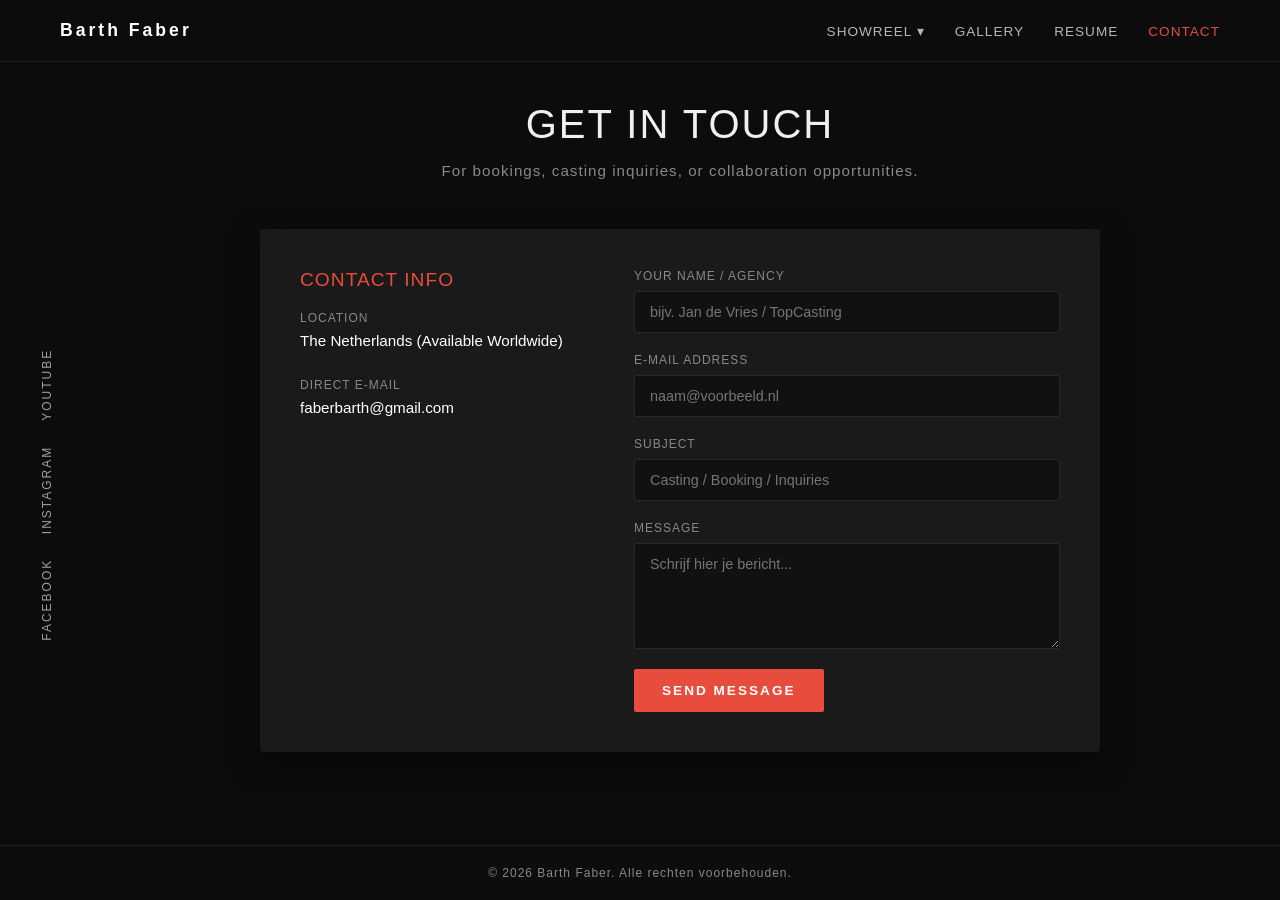
<file: contact.html>
<!DOCTYPE html>
<html lang="nl">
<head>
    <meta charset="UTF-8">
    <meta name="viewport" content="width=device-width, initial-scale=1.0">
    <title>Contact - Barth Faber</title>
    <link rel="stylesheet" href="style.css">
    <style>
        .page-section {
            flex: 1;
            padding: 40px 40px 80px 120px;
            width: 100%;
            max-width: 1000px;
            margin: 0 auto;
        }

        .page-title {
            font-size: 2.5rem;
            font-weight: 400;
            letter-spacing: 2px;
            text-transform: uppercase;
            margin-bottom: 15px;
            text-align: center;
        }

        .page-subtitle {
            text-align: center;
            color: #888888;
            font-size: 0.95rem;
            letter-spacing: 1px;
            margin-bottom: 50px;
        }

        .contact-container {
            display: grid;
            grid-template-columns: 1fr 1.5fr;
            gap: 50px;
            background-color: #1a1a1a;
            padding: 40px;
            border-radius: 4px;
            box-shadow: 0 10px 30px rgba(0, 0, 0, 0.5);
            position: relative;
            overflow: hidden;
        }

        .contact-info h3 {
            font-size: 1.2rem;
            font-weight: 400;
            letter-spacing: 1px;
            color: #e74c3c;
            margin-bottom: 20px;
            text-transform: uppercase;
        }

        .info-block {
            margin-bottom: 25px;
        }

        .info-block .label {
            font-size: 0.75rem;
            text-transform: uppercase;
            letter-spacing: 1px;
            color: #888888;
            display: block;
            margin-bottom: 5px;
        }

        .info-block .value {
            font-size: 0.95rem;
            color: #ffffff;
            line-height: 1.5;
        }

        .info-block .value a {
            color: #ffffff;
            text-decoration: none;
            transition: color 0.3s;
        }

        .info-block .value a:hover {
            color: #e74c3c;
        }

        .contact-form {
            display: flex;
            flex-direction: column;
            gap: 20px;
        }

        .form-group {
            display: flex;
            flex-direction: column;
            gap: 8px;
        }

        .form-group label {
            font-size: 0.75rem;
            text-transform: uppercase;
            letter-spacing: 1px;
            color: #888888;
        }

        .form-group input,
        .form-group textarea {
            width: 100%;
            background-color: #111111;
            border: 1px solid rgba(255, 255, 255, 0.1);
            padding: 12px 15px;
            color: #ffffff;
            font-family: inherit;
            font-size: 0.9rem;
            border-radius: 2px;
            transition: border-color 0.3s, outline 0.3s;
        }

        .form-group input:focus,
        .form-group textarea:focus {
            outline: none;
            border-color: #e74c3c;
        }

        .submit-btn {
            background-color: #e74c3c;
            color: #ffffff;
            border: none;
            padding: 14px 28px;
            font-size: 0.85rem;
            letter-spacing: 2px;
            text-transform: uppercase;
            font-weight: bold;
            cursor: pointer;
            border-radius: 2px;
            transition: background-color 0.3s;
            align-self: flex-start;
        }

        .submit-btn:hover {
            background-color: #ff5252;
        }

        #success-message {
            display: none;
            flex-direction: column;
            align-items: center;
            justify-content: center;
            text-align: center;
            padding: 40px 20px;
            background-color: #1a1a1a;
            position: absolute;
            top: 0;
            left: 0;
            width: 100%;
            height: 100%;
            z-index: 10;
        }

        #success-message h3 {
            font-size: 1.8rem;
            color: #2ecc71;
            margin-bottom: 15px;
            font-weight: 400;
            letter-spacing: 1px;
        }

        #success-message p {
            color: #cccccc;
            font-size: 1rem;
            line-height: 1.6;
            max-width: 400px;
            margin-bottom: 25px;
        }

        .reset-btn {
            background-color: transparent;
            color: #ffffff;
            border: 1px solid rgba(255, 255, 255, 0.3);
            padding: 10px 20px;
            font-size: 0.8rem;
            letter-spacing: 1px;
            text-transform: uppercase;
            cursor: pointer;
            border-radius: 2px;
            transition: border-color 0.3s, background-color 0.3s;
        }

        .reset-btn:hover {
            border-color: #ffffff;
            background-color: rgba(255, 255, 255, 0.05);
        }

        /* Dropdown achtergrondkleur exact gelijk aan het hoofdmenu */
        header nav ul li.has-dropdown .dropdown-menu {
            background-color: #111111;
            border: 1px solid rgba(255, 255, 255, 0.1);
        }

        /* ==========================================
            RESPONSIVE REGELS VOOR MOBIEL & TABLET
           ========================================== */
        @media (max-width: 1000px) {
            header {
                flex-direction: column;
                padding: 12px 15px;
                gap: 8px;
            }

            @media (orientation: portrait) {
                header nav ul {
                    display: flex;
                    flex-wrap: nowrap;
                    justify-content: center;
                    gap: 12px;
                    width: 100%;
                }

                header nav ul li {
                    flex: unset;
                }

                header nav ul li a {
                    font-size: 0.75rem;
                    letter-spacing: 0.2px;
                    white-space: nowrap;
                }
            }

            @media (orientation: landscape) {
                header nav ul {
                    display: flex;
                    flex-wrap: nowrap;
                    justify-content: center;
                    gap: 20px;
                }
            }

            .social-sidebar {
                display: none;
            }

            header nav ul li.has-dropdown {
                position: relative;
            }

            header nav ul li.has-dropdown .dropdown-menu {
                display: none;
                position: absolute;
                top: 100%;
                left: 50%;
                transform: translateX(-50%);
                min-width: 140px;
                box-shadow: 0 10px 25px rgba(0,0,0,0.9);
                z-index: 100;
            }

            header nav ul li.has-dropdown.open .dropdown-menu {
                display: block;
            }
        }

        @media (max-width: 900px) {
            .page-section {
                padding: 20px 20px 60px 20px;
            }

            .contact-container {
                grid-template-columns: 1fr;
                gap: 40px;
                padding: 25px;
            }

            .submit-btn {
                width: 100%;
            }
        }
    </style>
</head>
<body>

    <header>
        <div class="logo"><a href="index.html">Barth Faber</a></div>
        <nav>
            <ul>
                <li class="has-dropdown" id="dropdownToggle">
                    <a href="javascript:void(0)" onclick="toggleDropdown(event)">Showreel &#9662;</a>
                    <ul class="dropdown-menu">
                        <li><a href="showreel.html">Acting Reels</a></li>
                        <li><a href="showreel-voice.html">Voice Reels</a></li>
                    </ul>
                </li>
                <li><a href="gallery.html">Gallery</a></li>
                <li><a href="resume.html">Resume</a></li>
                <li><a href="contact.html" class="active">Contact</a></li>
            </ul>
        </nav>
    </header>

    <div class="social-sidebar">
        <a href="https://www.youtube.com/@barthfaber3272" target="_blank" rel="noopener noreferrer">Youtube</a>
        <a href="https://www.instagram.com/barthfaber/" target="_blank" rel="noopener noreferrer">Instagram</a>
        <a href="https://www.facebook.com/profile.php?id=100090867703374" target="_blank" rel="noopener noreferrer">Facebook</a>
    </div>

    <section class="page-section">
        <h1 class="page-title">Get In Touch</h1>
        <p class="page-subtitle">For bookings, casting inquiries, or collaboration opportunities.</p>

        <div class="contact-container">
            
            <div class="contact-info">
                <h3>Contact Info</h3>

                <div class="info-block">
                    <span class="label">Location</span>
                    <span class="value">The Netherlands (Available Worldwide)</span>
                </div>

                <div class="info-block">
                    <span class="label">Direct E-mail</span>
                    <span class="value"><a href="mailto:faberbarth@gmail.com">faberbarth@gmail.com</a></span>
                </div>
            </div>

            <form id="form" class="contact-form">
                
                <input type="hidden" name="access_key" value="82d34f5b-3cc5-44cc-b659-5b7542027b30">

                <div class="form-group">
                    <label for="name">Your Name / Agency</label>
                    <input type="text" id="name" name="name" required placeholder="bijv. Jan de Vries / TopCasting">
                </div>

                <div class="form-group">
                    <label for="email">E-mail Address</label>
                    <input type="email" id="email" name="email" required placeholder="naam@voorbeeld.nl">
                </div>

                <div class="form-group">
                    <label for="subject">Subject</label>
                    <input type="text" id="subject" name="subject" placeholder="Casting / Booking / Inquiries">
                </div>

                <div class="form-group">
                    <label for="message">Message</label>
                    <textarea id="message" name="message" rows="5" required placeholder="Schrijf hier je bericht..."></textarea>
                </div>

                <button type="submit" id="submit-btn" class="submit-btn">Send Message</button>
            </form>

            <div id="success-message">
                <h3>Message Sent</h3>
                <p>
                    Bedankt voor je bericht. Ik neem snel contact met je op.<br><br>
                    <span style="color: #999999; font-size: 0.9rem;">Thank you for your message. I will get back to you shortly.</span>
                </p>
                <button type="button" class="reset-btn" onclick="resetForm()">Return</button>
            </div>

        </div>
    </section>

    <footer>
        <p>&copy; 2026 Barth Faber. Alle rechten voorbehouden.</p>
    </footer>

    <script>
        const form = document.getElementById('form');
        const successMessage = document.getElementById('success-message');
        const submitBtn = document.getElementById('submit-btn');

        form.addEventListener('submit', function(e) {
            e.preventDefault();
            submitBtn.textContent = 'Verzenden...';

            const formData = new FormData(form);
            const object = Object.fromEntries(formData);
            const json = JSON.stringify(object);

            fetch('https://api.web3forms.com/submit', {
                    method: 'POST',
                    headers: {
                        'Content-Type': 'application/json',
                        'Accept': 'application/json'
                    },
                    body: json
                })
                .then(async (response) => {
                    let jsonResponse = await response.json();
                    if (response.status == 200) {
                        successMessage.style.display = 'flex';
                    } else {
                        alert(jsonResponse.message);
                        submitBtn.textContent = 'Send Message';
                    }
                })
                .catch(error => {
                    console.log(error);
                    alert("Oeps, er ging iets mis bij het verzenden.");
                    submitBtn.textContent = 'Send Message';
                });
        });

        function resetForm() {
            form.reset();
            successMessage.style.display = 'none';
            submitBtn.textContent = 'Send Message';
        }

        function toggleDropdown(event) {
            event.stopPropagation();
            var dropdown = document.getElementById('dropdownToggle');
            dropdown.classList.toggle('open');
        }

        document.addEventListener('click', function() {
            var dropdown = document.getElementById('dropdownToggle');
            if (dropdown) {
                dropdown.classList.remove('open');
            }
        });
    </script>

</body>
</html>
</file>
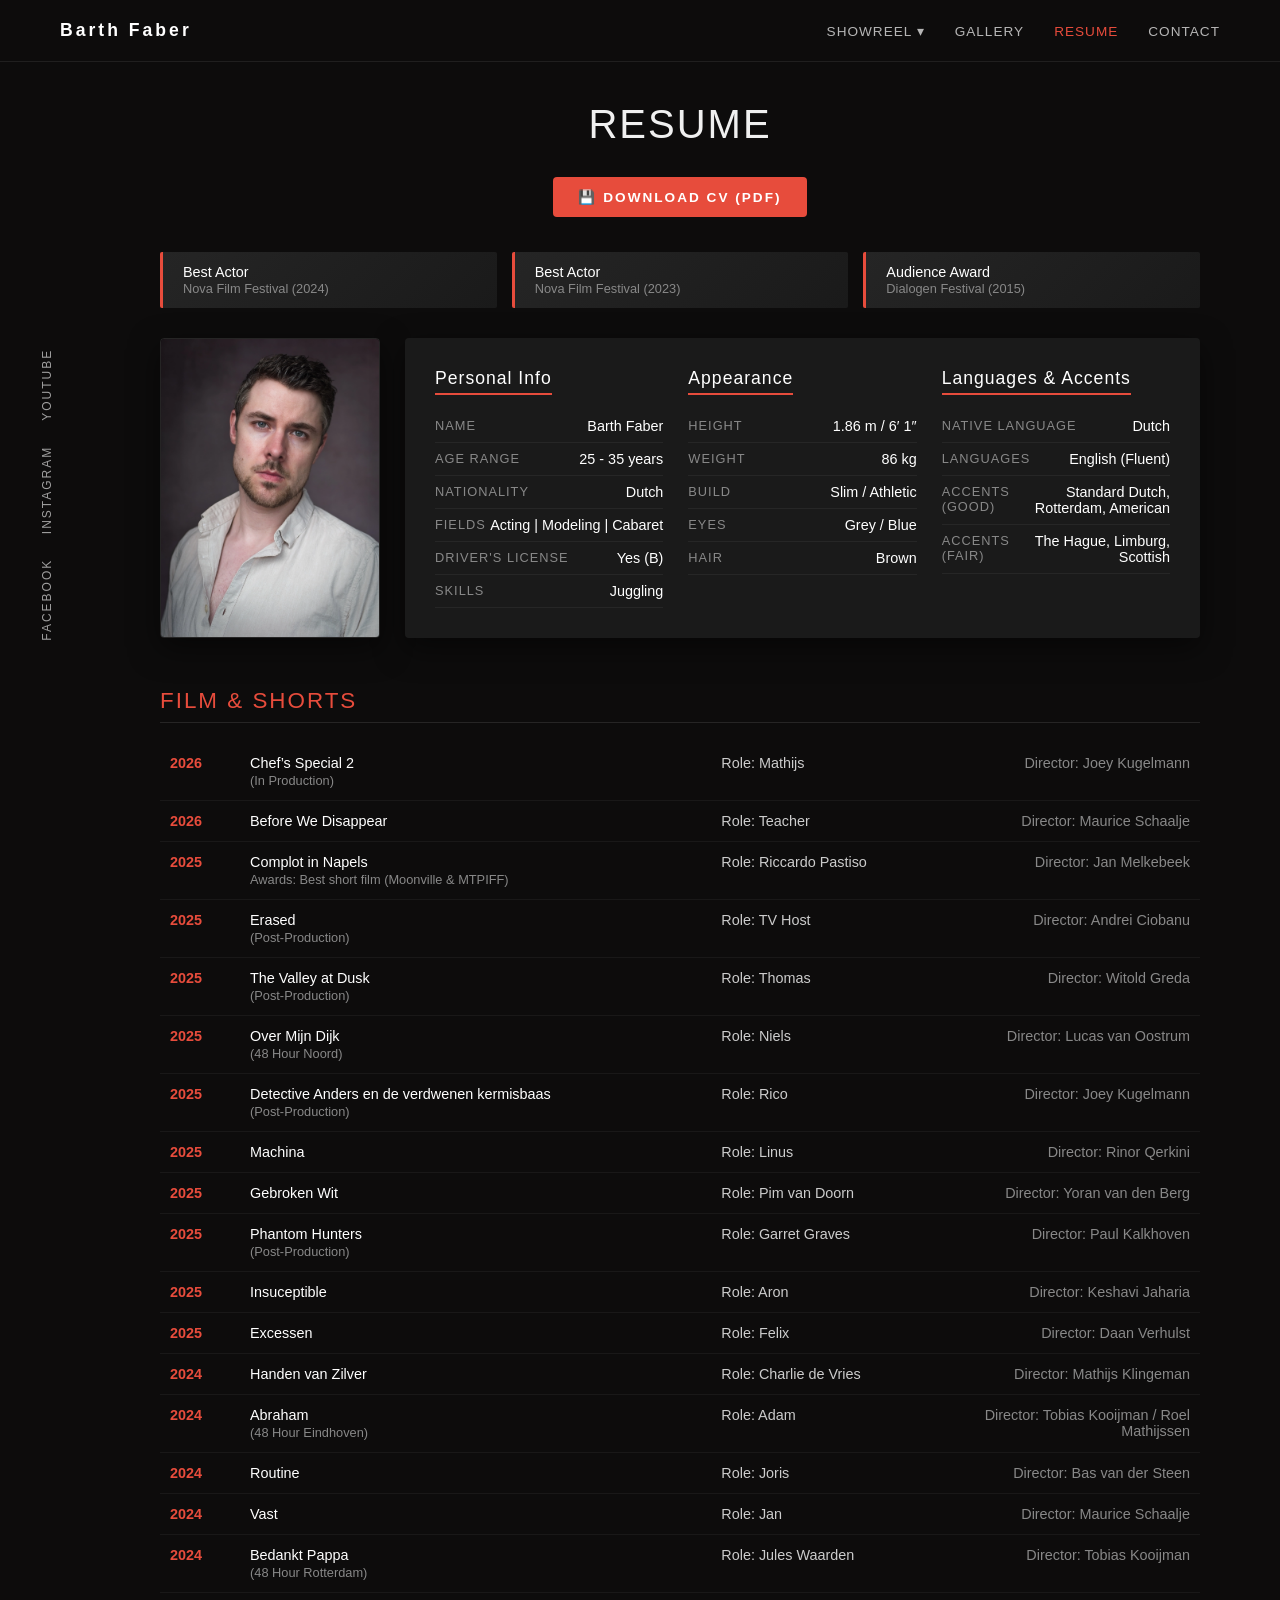
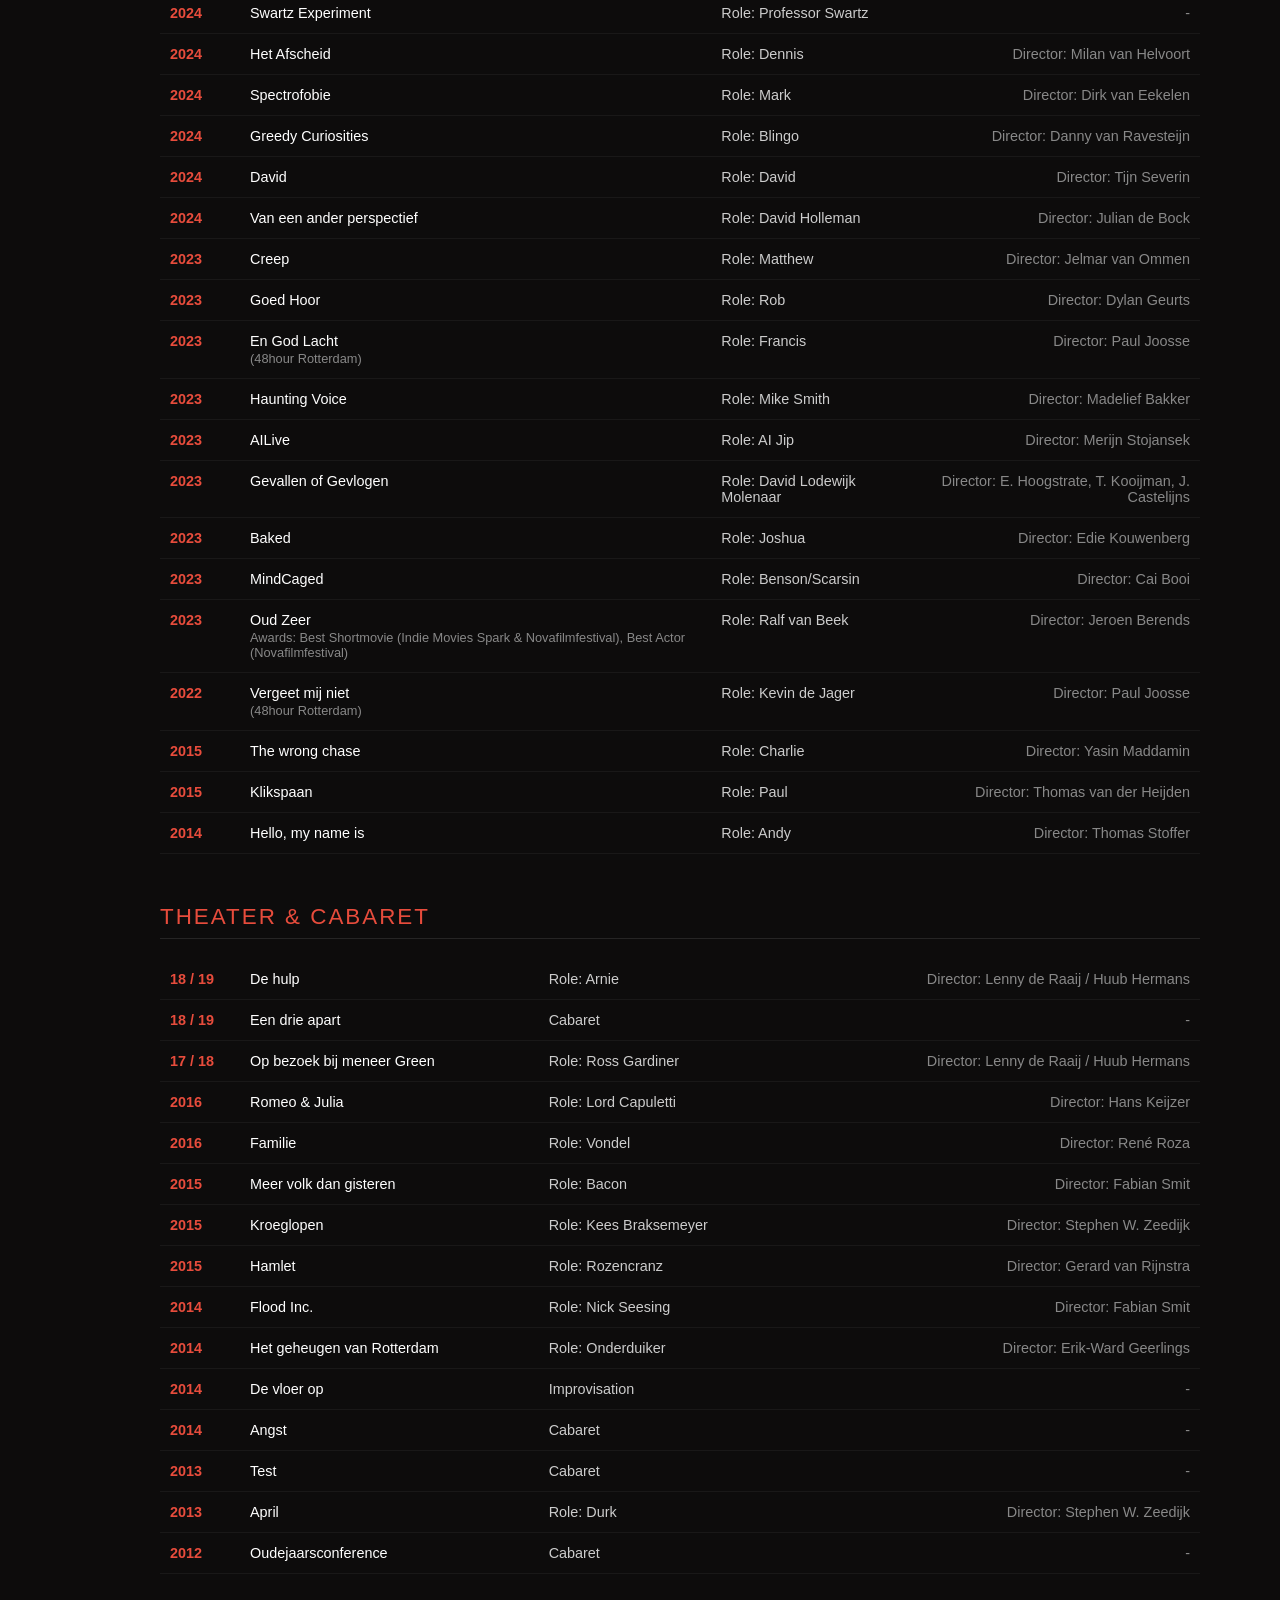
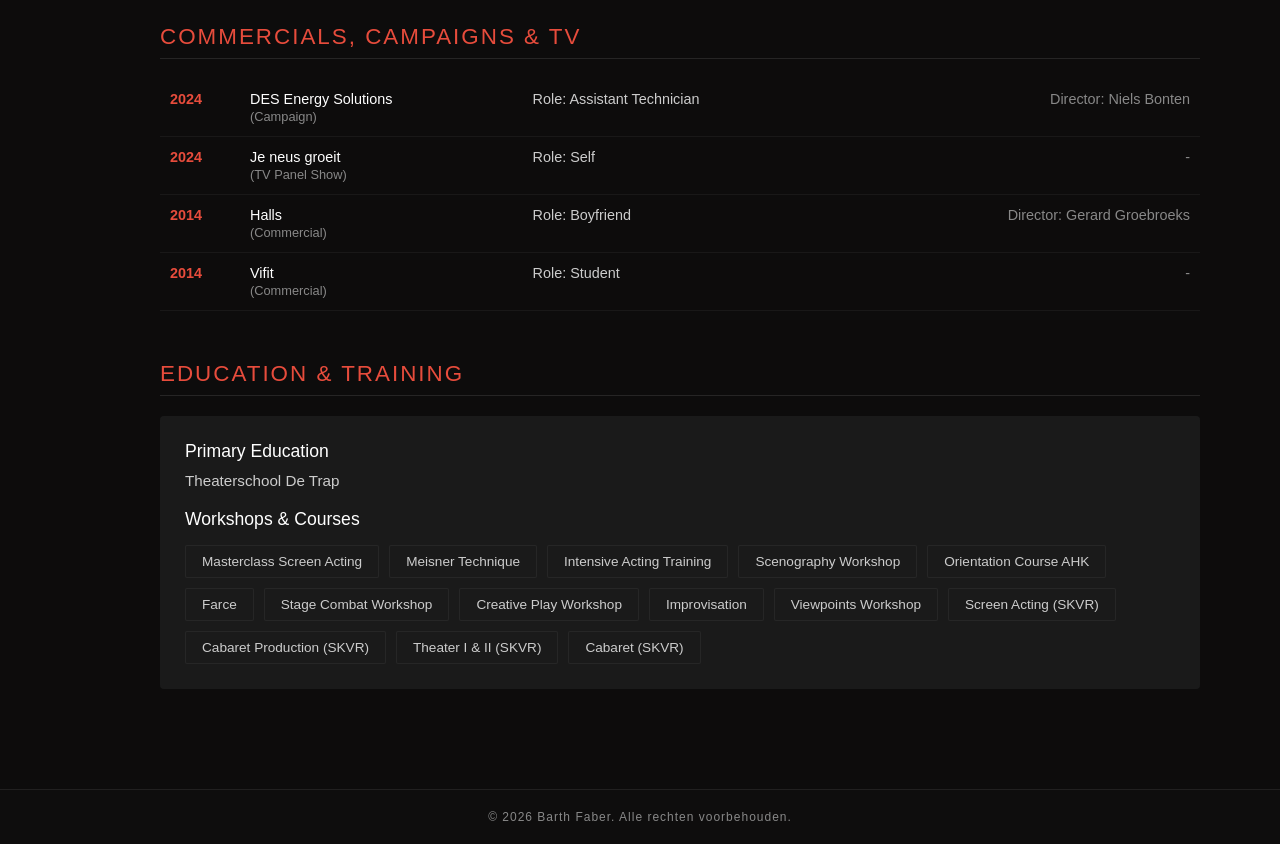
<file: resume.html>
<!DOCTYPE html>
<html lang="nl">
<head>
    <meta charset="UTF-8">
    <meta name="viewport" content="width=device-width, initial-scale=1.0">
    <title>Resume - Barth Faber</title>
    <link rel="stylesheet" href="style.css">
    <style>
        .page-section {
            flex: 1;
            padding: 40px 40px 80px 120px;
            width: 100%;
            max-width: 1200px;
            margin: 0 auto;
        }

        .page-title {
            font-size: 2.5rem;
            font-weight: 400;
            letter-spacing: 2px;
            text-transform: uppercase;
            margin-bottom: 30px;
            text-align: center;
        }

        /* Download Knop */
        .download-btn {
            display: inline-block;
            background-color: #e74c3c;
            color: #ffffff;
            padding: 12px 25px;
            text-decoration: none;
            font-size: 0.85rem;
            letter-spacing: 2px;
            text-transform: uppercase;
            font-weight: bold;
            border-radius: 4px;
            transition: background 0.3s;
        }

        .download-btn:hover {
            background-color: #ff5252;
        }

        /* Awards Container */
        .awards-container {
            display: flex;
            flex-wrap: wrap;
            gap: 15px;
            margin-bottom: 30px;
        }

        .award-badge {
            background: linear-gradient(135deg, #252525 0%, #1a1a1a 100%);
            border-left: 3px solid #e74c3c;
            padding: 12px 20px;
            border-radius: 2px;
            font-size: 0.9rem;
            flex: 1;
            min-width: 250px;
        }

        .award-badge strong {
            color: #ffffff;
            display: block;
            font-weight: 400;
        }

        .award-badge span {
            color: #888888;
            font-size: 0.8rem;
        }

        /* Gecombineerde header layout voor Foto + Specs */
        .resume-header-grid {
            display: flex;
            gap: 25px;
            margin-bottom: 40px;
            align-items: stretch;
        }

        .photo-column {
            flex: 0 0 220px;
        }

        .resume-headshot {
            width: 100%;
            height: 100%;
            min-height: 280px;
            object-fit: cover;
            border-radius: 4px;
            border: 1px solid rgba(255, 255, 255, 0.1);
            box-shadow: 0 10px 30px rgba(0, 0, 0, 0.5);
        }

        /* Specs Grid geïntegreerd */
        .resume-header-grid .specs-grid {
            flex: 1;
            display: grid;
            grid-template-columns: repeat(auto-fit, minmax(220px, 1fr));
            gap: 25px;
            background-color: #1a1a1a;
            padding: 30px;
            border-radius: 4px;
            box-shadow: 0 10px 30px rgba(0, 0, 0, 0.5);
        }

        .specs-column h3 {
            font-size: 1.1rem;
            font-weight: 400;
            letter-spacing: 1px;
            margin-bottom: 15px;
            color: #ffffff;
            border-bottom: 2px solid #e74c3c;
            display: inline-block;
            padding-bottom: 4px;
        }

        .spec-item {
            display: flex;
            justify-content: space-between;
            padding: 8px 0;
            border-bottom: 1px solid rgba(255, 255, 255, 0.05);
            font-size: 0.9rem;
        }

        .spec-item .label {
            color: #888888;
            text-transform: uppercase;
            letter-spacing: 1px;
            font-size: 0.8rem;
        }

        .spec-item .value {
            color: #ffffff;
            text-align: right;
            font-weight: 300;
        }

        /* Sectie koppen */
        .resume-section-title {
            font-size: 1.4rem;
            font-weight: 400;
            letter-spacing: 2px;
            text-transform: uppercase;
            color: #e74c3c;
            margin: 50px 0 20px 0;
            border-bottom: 1px solid rgba(255, 255, 255, 0.1);
            padding-bottom: 8px;
        }

        /* Tabellen voor ervaring */
        .experience-table {
            width: 100%;
            border-collapse: collapse;
            margin-bottom: 20px;
        }

        .experience-table tr {
            border-bottom: 1px solid rgba(255, 255, 255, 0.05);
            transition: background-color 0.2s;
        }

        .experience-table tr:hover {
            background-color: rgba(255, 255, 255, 0.02);
        }

        .experience-table td {
            padding: 12px 10px;
            font-size: 0.9rem;
            vertical-align: top;
        }

        .col-year {
            width: 80px;
            color: #e74c3c;
            font-weight: bold;
        }

        .col-title {
            color: #ffffff;
            font-weight: 400;
        }

        .col-title .sub-info {
            display: block;
            font-size: 0.8rem;
            color: #888888;
            margin-top: 2px;
        }

        .col-role {
            color: #cccccc;
        }

        .col-director {
            color: #888888;
            text-align: right;
        }

        .courses-grid {
            display: flex;
            flex-wrap: wrap;
            gap: 10px;
        }

        .course-tag {
            background-color: #1a1a1a;
            color: #cccccc;
            padding: 8px 16px;
            font-size: 0.85rem;
            border-radius: 2px;
            border: 1px solid rgba(255, 255, 255, 0.05);
        }

        /* Dropdown achtergrondkleur exact gelijk aan het hoofdmenu */
        header nav ul li.has-dropdown .dropdown-menu {
            background-color: #111111;
            border: 1px solid rgba(255, 255, 255, 0.1);
        }

        /* Responsive Mobiel */
        @media (max-width: 1000px) {
            header {
                flex-direction: column;
                padding: 12px 15px;
                gap: 8px;
            }

            @media (orientation: portrait) {
                header nav ul {
                    display: flex;
                    flex-wrap: nowrap;
                    justify-content: center;
                    gap: 12px;
                    width: 100%;
                }

                header nav ul li {
                    flex: unset;
                }

                header nav ul li a {
                    font-size: 0.75rem;
                    letter-spacing: 0.2px;
                    white-space: nowrap;
                }
            }

            @media (orientation: landscape) {
                header nav ul {
                    display: flex;
                    flex-wrap: nowrap;
                    justify-content: center;
                    gap: 20px;
                }
            }

            .social-sidebar {
                display: none;
            }

            header nav ul li.has-dropdown {
                position: relative;
            }

            header nav ul li.has-dropdown .dropdown-menu {
                display: none;
                position: absolute;
                top: 100%;
                left: 50%;
                transform: translateX(-50%);
                min-width: 140px;
                box-shadow: 0 10px 25px rgba(0,0,0,0.9);
                z-index: 100;
            }

            header nav ul li.has-dropdown.open .dropdown-menu {
                display: block;
            }
        }

        @media (max-width: 900px) {
            .page-section {
                padding: 20px 20px 60px 20px;
            }

            .resume-header-grid {
                flex-direction: column;
            }

            .photo-column {
                flex: none;
                width: 100%;
                max-width: 240px;
                margin: 0 auto;
            }

            .resume-header-grid .specs-grid {
                padding: 20px;
                grid-template-columns: 1fr;
            }

            .experience-table td {
                display: block;
                width: 100%;
                padding: 4px 0;
            }

            .experience-table tr {
                padding: 12px 0;
                display: block;
                border-bottom: 1px solid rgba(255, 255, 255, 0.1);
            }

            .col-director {
                text-align: left;
            }
        }
    </style>
</head>
<body>

    <!-- Navigatie -->
    <header>
        <div class="logo"><a href="index.html">Barth Faber</a></div>
        <nav>
            <ul>
                <li class="has-dropdown" id="dropdownToggle">
                    <a href="javascript:void(0)" onclick="toggleDropdown(event)">Showreel &#9662;</a>
                    <ul class="dropdown-menu">
                        <li><a href="showreel.html">Acting Reels</a></li>
                        <li><a href="showreel-voice.html">Voice Reels</a></li>
                    </ul>
                </li>
                <li><a href="gallery.html">Gallery</a></li>
                <li><a href="resume.html" class="active">Resume</a></li>
                <li><a href="contact.html">Contact</a></li>
            </ul>
        </nav>
    </header>

    <!-- Social Sidebar -->
    <div class="social-sidebar">
        <a href="https://www.youtube.com/@barthfaber3272" target="_blank" rel="noopener noreferrer">Youtube</a>
        <a href="https://www.instagram.com/barthfaber/" target="_blank" rel="noopener noreferrer">Instagram</a>
        <a href="https://www.facebook.com/profile.php?id=100090867703374" target="_blank" rel="noopener noreferrer">Facebook</a>
    </div>

    <!-- Resume Inhoud -->
    <section class="page-section">
        <h1 class="page-title">Resume</h1>

        <!-- Download knop -->
        <div style="text-align: center; margin-bottom: 35px;">
            <a href="downloads/Barth_Faber_CV.pdf" download class="download-btn">&#128190; Download CV (PDF)</a>
        </div>

        <!-- Prijzen & Awards -->
        <div class="awards-container">
            <div class="award-badge">
                <strong>Best Actor</strong>
                <span>Nova Film Festival (2024)</span>
            </div>
            <div class="award-badge">
                <strong>Best Actor</strong>
                <span>Nova Film Festival (2023)</span>
            </div>
            <div class="award-badge">
                <strong>Audience Award</strong>
                <span>Dialogen Festival (2015)</span>
            </div>
        </div>

        <!-- Layout: Profielfoto links geïntegreerd met de gegevens -->
        <div class="resume-header-grid">
            <div class="photo-column">
                <img src="images/gallery/headshots/foto1.webp" alt="Barth Faber Headshot" class="resume-headshot" oncontextmenu="return false;" draggable="false">
            </div>

            <div class="specs-grid">
                <div class="specs-column">
                    <h3>Personal Info</h3>
                    <div class="spec-item"><span class="label">Name</span><span class="value">Barth Faber</span></div>
                    <div class="spec-item"><span class="label">Age Range</span><span class="value">25 - 35 years</span></div>
                    <div class="spec-item"><span class="label">Nationality</span><span class="value">Dutch</span></div>
                    <div class="spec-item"><span class="label">Fields</span><span class="value">Acting | Modeling | Cabaret</span></div>
                    <div class="spec-item"><span class="label">Driver's License</span><span class="value">Yes (B)</span></div>
                    <div class="spec-item"><span class="label">Skills</span><span class="value">Juggling</span></div>
                </div>

                <div class="specs-column">
                    <h3>Appearance</h3>
                    <div class="spec-item"><span class="label">Height</span><span class="value">1.86 m / 6′ 1″</span></div>
                    <div class="spec-item"><span class="label">Weight</span><span class="value">86 kg</span></div>
                    <div class="spec-item"><span class="label">Build</span><span class="value">Slim / Athletic</span></div>
                    <div class="spec-item"><span class="label">Eyes</span><span class="value">Grey / Blue</span></div>
                    <div class="spec-item"><span class="label">Hair</span><span class="value">Brown</span></div>
                </div>

                <div class="specs-column">
                    <h3>Languages & Accents</h3>
                    <div class="spec-item"><span class="label">Native Language</span><span class="value">Dutch</span></div>
                    <div class="spec-item"><span class="label">Languages</span><span class="value">English (Fluent)</span></div>
                    <div class="spec-item"><span class="label">Accents (Good)</span><span class="value">Standard Dutch, Rotterdam, American</span></div>
                    <div class="spec-item"><span class="label">Accents (Fair)</span><span class="value">The Hague, Limburg, Scottish</span></div>
                </div>
            </div>
        </div>

        <!-- Filmografie -->
        <h2 class="resume-section-title">Film & Shorts</h2>
        <table class="experience-table">
            <tr>
                <td class="col-year">2026</td>
                <td class="col-title">Chef’s Special 2 <span class="sub-info">(In Production)</span></td>
                <td class="col-role">Role: Mathijs</td>
                <td class="col-director">Director: Joey Kugelmann</td>
            </tr>
            <tr>
                <td class="col-year">2026</td>
                <td class="col-title">Before We Disappear</td>
                <td class="col-role">Role: Teacher</td>
                <td class="col-director">Director: Maurice Schaalje</td>
            </tr>
            <tr>
                <td class="col-year">2025</td>
                <td class="col-title">Complot in Napels <span class="sub-info">Awards: Best short film (Moonville & MTPIFF)</span></td>
                <td class="col-role">Role: Riccardo Pastiso</td>
                <td class="col-director">Director: Jan Melkebeek</td>
            </tr>
            <tr>
                <td class="col-year">2025</td>
                <td class="col-title">Erased <span class="sub-info">(Post-Production)</span></td>
                <td class="col-role">Role: TV Host</td>
                <td class="col-director">Director: Andrei Ciobanu</td>
            </tr>
            <tr>
                <td class="col-year">2025</td>
                <td class="col-title">The Valley at Dusk <span class="sub-info">(Post-Production)</span></td>
                <td class="col-role">Role: Thomas</td>
                <td class="col-director">Director: Witold Greda</td>
            </tr>
            <tr>
                <td class="col-year">2025</td>
                <td class="col-title">Over Mijn Dijk <span class="sub-info">(48 Hour Noord)</span></td>
                <td class="col-role">Role: Niels</td>
                <td class="col-director">Director: Lucas van Oostrum</td>
            </tr>
            <tr>
                <td class="col-year">2025</td>
                <td class="col-title">Detective Anders en de verdwenen kermisbaas <span class="sub-info">(Post-Production)</span></td>
                <td class="col-role">Role: Rico</td>
                <td class="col-director">Director: Joey Kugelmann</td>
            </tr>
            <tr>
                <td class="col-year">2025</td>
                <td class="col-title">Machina</td>
                <td class="col-role">Role: Linus</td>
                <td class="col-director">Director: Rinor Qerkini</td>
            </tr>
            <tr>
                <td class="col-year">2025</td>
                <td class="col-title">Gebroken Wit</td>
                <td class="col-role">Role: Pim van Doorn</td>
                <td class="col-director">Director: Yoran van den Berg</td>
            </tr>
            <tr>
                <td class="col-year">2025</td>
                <td class="col-title">Phantom Hunters <span class="sub-info">(Post-Production)</span></td>
                <td class="col-role">Role: Garret Graves</td>
                <td class="col-director">Director: Paul Kalkhoven</td>
            </tr>
            <tr>
                <td class="col-year">2025</td>
                <td class="col-title">Insuceptible</td>
                <td class="col-role">Role: Aron</td>
                <td class="col-director">Director: Keshavi Jaharia</td>
            </tr>
            <tr>
                <td class="col-year">2025</td>
                <td class="col-title">Excessen</td>
                <td class="col-role">Role: Felix</td>
                <td class="col-director">Director: Daan Verhulst</td>
            </tr>
            <tr>
                <td class="col-year">2024</td>
                <td class="col-title">Handen van Zilver</td>
                <td class="col-role">Role: Charlie de Vries</td>
                <td class="col-director">Director: Mathijs Klingeman</td>
            </tr>
            <tr>
                <td class="col-year">2024</td>
                <td class="col-title">Abraham <span class="sub-info">(48 Hour Eindhoven)</span></td>
                <td class="col-role">Role: Adam</td>
                <td class="col-director">Director: Tobias Kooijman / Roel Mathijssen</td>
            </tr>
            <tr>
                <td class="col-year">2024</td>
                <td class="col-title">Routine</td>
                <td class="col-role">Role: Joris</td>
                <td class="col-director">Director: Bas van der Steen</td>
            </tr>
            <tr>
                <td class="col-year">2024</td>
                <td class="col-title">Vast</td>
                <td class="col-role">Role: Jan</td>
                <td class="col-director">Director: Maurice Schaalje</td>
            </tr>
            <tr>
                <td class="col-year">2024</td>
                <td class="col-title">Bedankt Pappa <span class="sub-info">(48 Hour Rotterdam)</span></td>
                <td class="col-role">Role: Jules Waarden</td>
                <td class="col-director">Director: Tobias Kooijman</td>
            </tr>
            <tr>
                <td class="col-year">2024</td>
                <td class="col-title">Swartz Experiment</td>
                <td class="col-role">Role: Professor Swartz</td>
                <td class="col-director">-</td>
            </tr>
            <tr>
                <td class="col-year">2024</td>
                <td class="col-title">Het Afscheid</td>
                <td class="col-role">Role: Dennis</td>
                <td class="col-director">Director: Milan van Helvoort</td>
            </tr>
            <tr>
                <td class="col-year">2024</td>
                <td class="col-title">Spectrofobie</td>
                <td class="col-role">Role: Mark</td>
                <td class="col-director">Director: Dirk van Eekelen</td>
            </tr>
            <tr>
                <td class="col-year">2024</td>
                <td class="col-title">Greedy Curiosities</td>
                <td class="col-role">Role: Blingo</td>
                <td class="col-director">Director: Danny van Ravesteijn</td>
            </tr>
            <tr>
                <td class="col-year">2024</td>
                <td class="col-title">David</td>
                <td class="col-role">Role: David</td>
                <td class="col-director">Director: Tijn Severin</td>
            </tr>
            <tr>
                <td class="col-year">2024</td>
                <td class="col-title">Van een ander perspectief</td>
                <td class="col-role">Role: David Holleman</td>
                <td class="col-director">Director: Julian de Bock</td>
            </tr>
            <tr>
                <td class="col-year">2023</td>
                <td class="col-title">Creep</td>
                <td class="col-role">Role: Matthew</td>
                <td class="col-director">Director: Jelmar van Ommen</td>
            </tr>
            <tr>
                <td class="col-year">2023</td>
                <td class="col-title">Goed Hoor</td>
                <td class="col-role">Role: Rob</td>
                <td class="col-director">Director: Dylan Geurts</td>
            </tr>
            <tr>
                <td class="col-year">2023</td>
                <td class="col-title">En God Lacht <span class="sub-info">(48hour Rotterdam)</span></td>
                <td class="col-role">Role: Francis</td>
                <td class="col-director">Director: Paul Joosse</td>
            </tr>
            <tr>
                <td class="col-year">2023</td>
                <td class="col-title">Haunting Voice</td>
                <td class="col-role">Role: Mike Smith</td>
                <td class="col-director">Director: Madelief Bakker</td>
            </tr>
            <tr>
                <td class="col-year">2023</td>
                <td class="col-title">AILive</td>
                <td class="col-role">Role: AI Jip</td>
                <td class="col-director">Director: Merijn Stojansek</td>
            </tr>
            <tr>
                <td class="col-year">2023</td>
                <td class="col-title">Gevallen of Gevlogen</td>
                <td class="col-role">Role: David Lodewijk Molenaar</td>
                <td class="col-director">Director: E. Hoogstrate, T. Kooijman, J. Castelijns</td>
            </tr>
            <tr>
                <td class="col-year">2023</td>
                <td class="col-title">Baked</td>
                <td class="col-role">Role: Joshua</td>
                <td class="col-director">Director: Edie Kouwenberg</td>
            </tr>
            <tr>
                <td class="col-year">2023</td>
                <td class="col-title">MindCaged</td>
                <td class="col-role">Role: Benson/Scarsin</td>
                <td class="col-director">Director: Cai Booi</td>
            </tr>
            <tr>
                <td class="col-year">2023</td>
                <td class="col-title">Oud Zeer <span class="sub-info">Awards: Best Shortmovie (Indie Movies Spark & Novafilmfestival), Best Actor (Novafilmfestival)</span></td>
                <td class="col-role">Role: Ralf van Beek</td>
                <td class="col-director">Director: Jeroen Berends</td>
            </tr>
            <tr>
                <td class="col-year">2022</td>
                <td class="col-title">Vergeet mij niet <span class="sub-info">(48hour Rotterdam)</span></td>
                <td class="col-role">Role: Kevin de Jager</td>
                <td class="col-director">Director: Paul Joosse</td>
            </tr>
            <tr>
                <td class="col-year">2015</td>
                <td class="col-title">The wrong chase</td>
                <td class="col-role">Role: Charlie</td>
                <td class="col-director">Director: Yasin Maddamin</td>
            </tr>
            <tr>
                <td class="col-year">2015</td>
                <td class="col-title">Klikspaan</td>
                <td class="col-role">Role: Paul</td>
                <td class="col-director">Director: Thomas van der Heijden</td>
            </tr>
            <tr>
                <td class="col-year">2014</td>
                <td class="col-title">Hello, my name is</td>
                <td class="col-role">Role: Andy</td>
                <td class="col-director">Director: Thomas Stoffer</td>
            </tr>
        </table>

        <!-- Theater & Cabaret -->
        <h2 class="resume-section-title">Theater & Cabaret</h2>
        <table class="experience-table">
            <tr>
                <td class="col-year">18 / 19</td>
                <td class="col-title">De hulp</td>
                <td class="col-role">Role: Arnie</td>
                <td class="col-director">Director: Lenny de Raaij / Huub Hermans</td>
            </tr>
            <tr>
                <td class="col-year">18 / 19</td>
                <td class="col-title">Een drie apart</td>
                <td class="col-role">Cabaret</td>
                <td class="col-director">-</td>
            </tr>
            <tr>
                <td class="col-year">17 / 18</td>
                <td class="col-title">Op bezoek bij meneer Green</td>
                <td class="col-role">Role: Ross Gardiner</td>
                <td class="col-director">Director: Lenny de Raaij / Huub Hermans</td>
            </tr>
            <tr>
                <td class="col-year">2016</td>
                <td class="col-title">Romeo & Julia</td>
                <td class="col-role">Role: Lord Capuletti</td>
                <td class="col-director">Director: Hans Keijzer</td>
            </tr>
            <tr>
                <td class="col-year">2016</td>
                <td class="col-title">Familie</td>
                <td class="col-role">Role: Vondel</td>
                <td class="col-director">Director: René Roza</td>
            </tr>
            <tr>
                <td class="col-year">2015</td>
                <td class="col-title">Meer volk dan gisteren</td>
                <td class="col-role">Role: Bacon</td>
                <td class="col-director">Director: Fabian Smit</td>
            </tr>
            <tr>
                <td class="col-year">2015</td>
                <td class="col-title">Kroeglopen</td>
                <td class="col-role">Role: Kees Braksemeyer</td>
                <td class="col-director">Director: Stephen W. Zeedijk</td>
            </tr>
            <tr>
                <td class="col-year">2015</td>
                <td class="col-title">Hamlet</td>
                <td class="col-role">Role: Rozencranz</td>
                <td class="col-director">Director: Gerard van Rijnstra</td>
            </tr>
            <tr>
                <td class="col-year">2014</td>
                <td class="col-title">Flood Inc.</td>
                <td class="col-role">Role: Nick Seesing</td>
                <td class="col-director">Director: Fabian Smit</td>
            </tr>
            <tr>
                <td class="col-year">2014</td>
                <td class="col-title">Het geheugen van Rotterdam</td>
                <td class="col-role">Role: Onderduiker</td>
                <td class="col-director">Director: Erik-Ward Geerlings</td>
            </tr>
            <tr>
                <td class="col-year">2014</td>
                <td class="col-title">De vloer op</td>
                <td class="col-role">Improvisation</td>
                <td class="col-director">-</td>
            </tr>
            <tr>
                <td class="col-year">2014</td>
                <td class="col-title">Angst</td>
                <td class="col-role">Cabaret</td>
                <td class="col-director">-</td>
            </tr>
            <tr>
                <td class="col-year">2013</td>
                <td class="col-title">Test</td>
                <td class="col-role">Cabaret</td>
                <td class="col-director">-</td>
            </tr>
            <tr>
                <td class="col-year">2013</td>
                <td class="col-title">April</td>
                <td class="col-role">Role: Durk</td>
                <td class="col-director">Director: Stephen W. Zeedijk</td>
            </tr>
            <tr>
                <td class="col-year">2012</td>
                <td class="col-title">Oudejaarsconference</td>
                <td class="col-role">Cabaret</td>
                <td class="col-director">-</td>
            </tr>
        </table>

        <!-- Commercials, Campagnes & TV -->
        <h2 class="resume-section-title">Commercials, Campaigns & TV</h2>
        <table class="experience-table">
            <tr>
                <td class="col-year">2024</td>
                <td class="col-title">DES Energy Solutions <span class="sub-info">(Campaign)</span></td>
                <td class="col-role">Role: Assistant Technician</td>
                <td class="col-director">Director: Niels Bonten</td>
            </tr>
            <tr>
                <td class="col-year">2024</td>
                <td class="col-title">Je neus groeit <span class="sub-info">(TV Panel Show)</span></td>
                <td class="col-role">Role: Self</td>
                <td class="col-director">-</td>
            </tr>
            <tr>
                <td class="col-year">2014</td>
                <td class="col-title">Halls <span class="sub-info">(Commercial)</span></td>
                <td class="col-role">Role: Boyfriend</td>
                <td class="col-director">Director: Gerard Groebroeks</td>
            </tr>
            <tr>
                <td class="col-year">2014</td>
                <td class="col-title">Vifit <span class="sub-info">(Commercial)</span></td>
                <td class="col-role">Role: Student</td>
                <td class="col-director">-</td>
            </tr>
        </table>

        <!-- Opleidingen & Cursussen -->
        <h2 class="resume-section-title">Education & Training</h2>
        <div style="background-color: #1a1a1a; padding: 25px; border-radius: 4px; margin-bottom: 20px;">
            <h3 style="font-size: 1.1rem; font-weight: 400; color: #ffffff; margin-bottom: 10px;">Primary Education</h3>
            <p style="color: #cccccc; font-size: 0.95rem; margin-bottom: 20px;">Theaterschool De Trap</p>
            
            <h3 style="font-size: 1.1rem; font-weight: 400; color: #ffffff; margin-bottom: 15px;">Workshops & Courses</h3>
            <div class="courses-grid">
                <span class="course-tag">Masterclass Screen Acting</span>
                <span class="course-tag">Meisner Technique</span>
                <span class="course-tag">Intensive Acting Training</span>
                <span class="course-tag">Scenography Workshop</span>
                <span class="course-tag">Orientation Course AHK</span>
                <span class="course-tag">Farce</span>
                <span class="course-tag">Stage Combat Workshop</span>
                <span class="course-tag">Creative Play Workshop</span>
                <span class="course-tag">Improvisation</span>
                <span class="course-tag">Viewpoints Workshop</span>
                <span class="course-tag">Screen Acting (SKVR)</span>
                <span class="course-tag">Cabaret Production (SKVR)</span>
                <span class="course-tag">Theater I & II (SKVR)</span>
                <span class="course-tag">Cabaret (SKVR)</span>
            </div>
        </div>
    </section>

    <!-- Footer -->
    <footer>
        <p>&copy; 2026 Barth Faber. Alle rechten voorbehouden.</p>
    </footer>

    <script>
        function toggleDropdown(event) {
            event.stopPropagation();
            var dropdown = document.getElementById('dropdownToggle');
            dropdown.classList.toggle('open');
        }

        document.addEventListener('click', function() {
            var dropdown = document.getElementById('dropdownToggle');
            if (dropdown) {
                dropdown.classList.remove('open');
            }
        });
    </script>

</body>
</html>
</file>
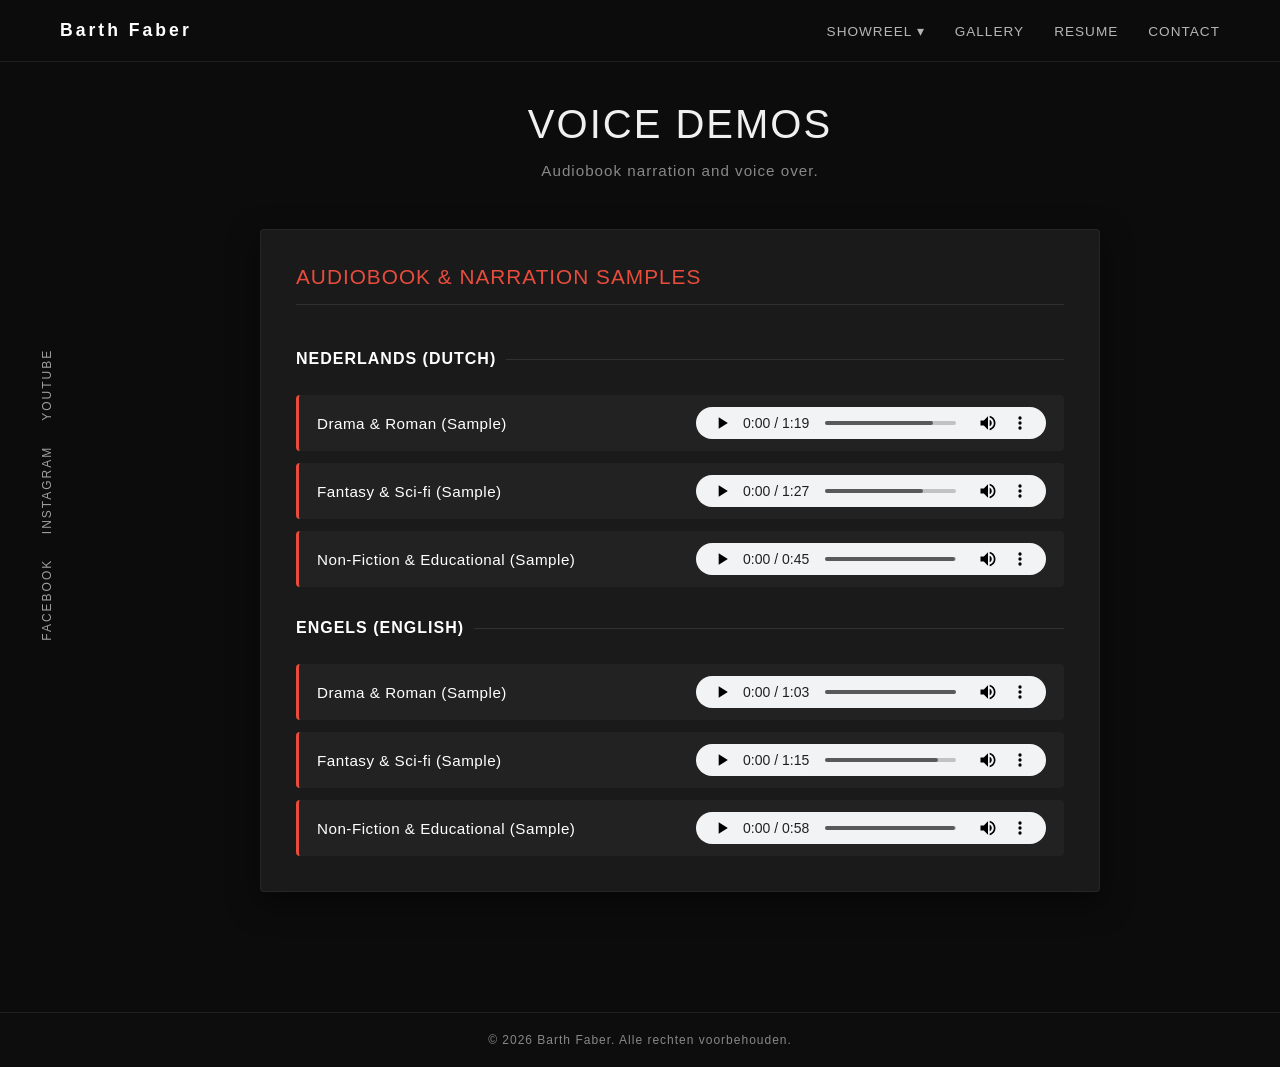
<file: showreel-voice.html>
<!DOCTYPE html>
<html lang="nl">
<head>
    <meta charset="UTF-8">
    <meta name="viewport" content="width=device-width, initial-scale=1.0">
    <title>Voice Demos - Barth Faber</title>
    <link rel="stylesheet" href="style.css">
    <style>
        .page-section {
            flex: 1;
            padding: 40px 40px 80px 120px;
            width: 100%;
            max-width: 1000px;
            margin: 0 auto;
        }

        .page-title {
            font-size: 2.5rem;
            font-weight: 400;
            letter-spacing: 2px;
            text-transform: uppercase;
            margin-bottom: 15px;
            text-align: center;
        }

        .page-subtitle {
            text-align: center;
            color: #888888;
            font-size: 0.95rem;
            letter-spacing: 1px;
            margin-bottom: 50px;
        }

        .reel-category {
            background-color: #1a1a1a;
            padding: 35px;
            border-radius: 4px;
            border: 1px solid rgba(255, 255, 255, 0.05);
            margin-bottom: 40px;
            box-shadow: 0 10px 30px rgba(0, 0, 0, 0.5);
        }

        .category-header {
            border-bottom: 1px solid rgba(255, 255, 255, 0.1);
            padding-bottom: 15px;
            margin-bottom: 25px;
        }

        .category-title {
            font-size: 1.3rem;
            font-weight: 400;
            letter-spacing: 1px;
            color: #e74c3c;
            text-transform: uppercase;
        }

        .language-heading {
            font-size: 1rem;
            letter-spacing: 1px;
            text-transform: uppercase;
            color: #ffffff;
            margin: 20px 0 15px 0;
            display: flex;
            align-items: center;
            gap: 10px;
        }

        .language-heading::after {
            content: '';
            flex: 1;
            height: 1px;
            background-color: rgba(255, 255, 255, 0.1);
        }

        .audio-list {
            display: flex;
            flex-direction: column;
            gap: 12px;
        }

        .compact-audio-card {
            background-color: #222222;
            padding: 12px 18px;
            border-radius: 4px;
            border-left: 3px solid #e74c3c;
            display: flex;
            align-items: center;
            justify-content: space-between;
            gap: 15px;
        }

        .audio-title {
            font-size: 0.95rem;
            color: #ffffff;
            font-weight: 500;
            letter-spacing: 0.5px;
        }

        .compact-audio-card audio {
            height: 32px;
            max-width: 350px;
            width: 100%;
        }

        /* Dropdown achtergrondkleur exact gelijk aan het hoofdmenu */
        header nav ul li.has-dropdown .dropdown-menu {
            background-color: #111111;
            border: 1px solid rgba(255, 255, 255, 0.1);
        }

        /* ==========================================
            RESPONSIVE REGELS VOOR MOBIEL & TABLET
           ========================================== */
        @media (max-width: 1000px) {
            header {
                flex-direction: column;
                padding: 12px 15px;
                gap: 8px;
            }

            @media (orientation: portrait) {
                header nav ul {
                    display: flex;
                    flex-wrap: nowrap;
                    justify-content: center;
                    gap: 12px;
                    width: 100%;
                }

                header nav ul li {
                    flex: unset;
                }

                header nav ul li a {
                    font-size: 0.75rem;
                    letter-spacing: 0.2px;
                    white-space: nowrap;
                }
            }

            @media (orientation: landscape) {
                header nav ul {
                    display: flex;
                    flex-wrap: nowrap;
                    justify-content: center;
                    gap: 20px;
                }
            }

            .social-sidebar {
                display: none;
            }

            header nav ul li.has-dropdown {
                position: relative;
            }

            header nav ul li.has-dropdown .dropdown-menu {
                display: none;
                position: absolute;
                top: 100%;
                left: 50%;
                transform: translateX(-50%);
                min-width: 140px;
                box-shadow: 0 10px 25px rgba(0,0,0,0.9);
                z-index: 100;
            }

            header nav ul li.has-dropdown.open .dropdown-menu {
                display: block;
            }
        }

        @media (max-width: 700px) {
            .page-section {
                padding: 20px 20px 60px 20px;
            }

            .reel-category {
                padding: 20px;
            }

            .compact-audio-card {
                flex-direction: column;
                align-items: flex-start;
            }

            .compact-audio-card audio {
                max-width: none;
            }
        }
    </style>
</head>
<body>

    <header>
        <div class="logo"><a href="index.html">Barth Faber</a></div>
        <nav>
            <ul>
                <li class="has-dropdown" id="dropdownToggle">
                    <a href="javascript:void(0)" onclick="toggleDropdown(event)">Showreel &#9662;</a>
                    <ul class="dropdown-menu">
                        <li><a href="showreel.html">Acting Reels</a></li>
                        <li><a href="showreel-voice.html">Voice Reels</a></li>
                    </ul>
                </li>
                <li><a href="gallery.html">Gallery</a></li>
                <li><a href="resume.html">Resume</a></li>
                <li><a href="contact.html">Contact</a></li>
            </ul>
        </nav>
    </header>

    <div class="social-sidebar">
        <a href="https://www.youtube.com/@barthfaber3272" target="_blank" rel="noopener noreferrer">Youtube</a>
        <a href="https://www.instagram.com/barthfaber/" target="_blank" rel="noopener noreferrer">Instagram</a>
        <a href="https://www.facebook.com/profile.php?id=100090867703374" target="_blank" rel="noopener noreferrer">Facebook</a>
    </div>

    <section class="page-section">
        <h1 class="page-title">Voice Demos</h1>
        <p class="page-subtitle">Audiobook narration and voice over.</p>

        <div class="reel-category">
            <div class="category-header">
                <h2 class="category-title">Audiobook & Narration Samples</h2>
            </div>

            <div class="audio-list">
                
                <!-- Nederlandse sectie -->
                <h3 class="language-heading">Nederlands (Dutch)</h3>

                <div class="compact-audio-card">
                    <span class="audio-title">Drama & Roman (Sample)</span>
                    <audio controls controlsList="nodownload">
                        <source src="audio/audiobook-dutch-Drama.mp3" type="audio/mpeg">
                    </audio>
                </div>

                <div class="compact-audio-card">
                    <span class="audio-title">Fantasy & Sci-fi (Sample)</span>
                    <audio controls controlsList="nodownload">
                        <source src="audio/audiobook-dutch-Fantasy.mp3" type="audio/mpeg">
                    </audio>
                </div>

                <div class="compact-audio-card">
                    <span class="audio-title">Non-Fiction & Educational (Sample)</span>
                    <audio controls controlsList="nodownload">
                        <source src="audio/audiobook-dutch-Non-Fiction.mp3" type="audio/mpeg">
                    </audio>
                </div>
                
                <!-- Engelse sectie -->
                <h3 class="language-heading">Engels (English)</h3>

                <div class="compact-audio-card">
                    <span class="audio-title">Drama & Roman (Sample)</span>
                    <audio controls controlsList="nodownload">
                        <source src="audio/audiobook-english-Drama.mp3" type="audio/mpeg">
                    </audio>
                </div>
                
                <div class="compact-audio-card">
                    <span class="audio-title">Fantasy & Sci-fi (Sample)</span>
                    <audio controls controlsList="nodownload">
                        <source src="audio/audiobook-english-Fantasy.mp3" type="audio/mpeg">
                    </audio>
                </div>

                 <div class="compact-audio-card">
                    <span class="audio-title">Non-Fiction & Educational (Sample)</span>
                    <audio controls controlsList="nodownload">
                        <source src="audio/audiobook-english-Non-Fiction.mp3" type="audio/mpeg">
                    </audio>
                </div>

            </div>
        </div>

    </section>

    <footer>
        <p>&copy; 2026 Barth Faber. Alle rechten voorbehouden.</p>
    </footer>

    <script>
        function toggleDropdown(event) {
            event.stopPropagation();
            var dropdown = document.getElementById('dropdownToggle');
            dropdown.classList.toggle('open');
        }

        document.addEventListener('click', function() {
            var dropdown = document.getElementById('dropdownToggle');
            if (dropdown) {
                dropdown.classList.remove('open');
            }
        });
    </script>

</body>
</html>
</file>
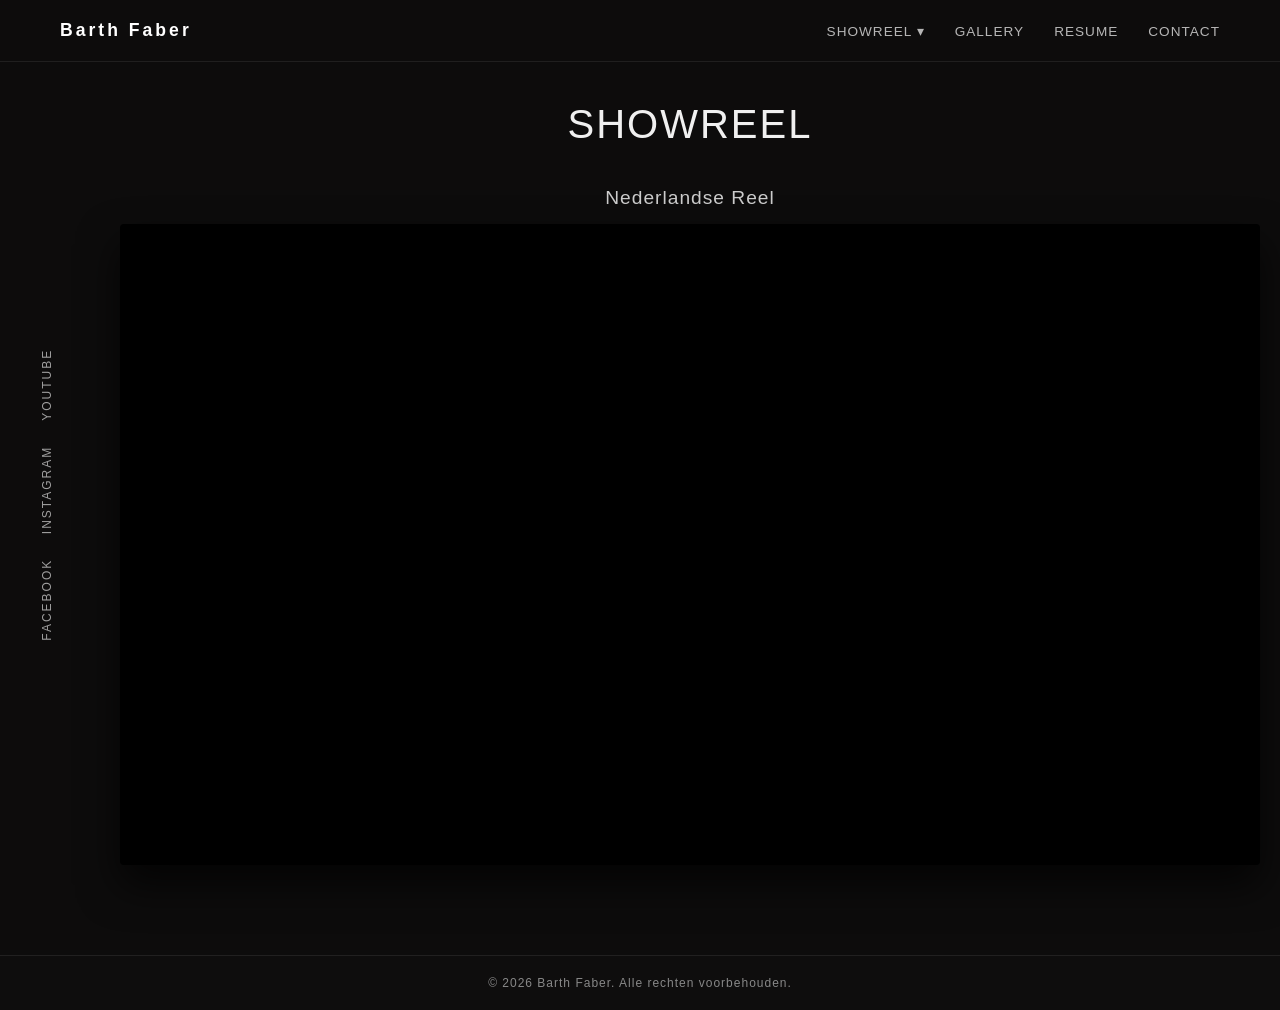
<file: showreel.html>
<!DOCTYPE html>
<html lang="nl">
<head>
    <meta charset="UTF-8">
    <meta name="viewport" content="width=device-width, initial-scale=1.0">
    <meta name="referrer" content="strict-origin-when-cross-origin">
    <title>Showreel - Barth Faber</title>
    <link rel="stylesheet" href="style.css">
    <style>
        /* Specifieke stijlen voor de Showreel-pagina */
        .page-section {
            flex: 1;
            display: flex;
            flex-direction: column;
            align-items: center;
            justify-content: center;
            padding: 40px 20px 40px 120px;
            width: 100%;
        }

        .page-title {
            font-size: 2.5rem;
            font-weight: 400;
            letter-spacing: 2px;
            text-transform: uppercase;
            margin-bottom: 40px;
            text-align: center;
        }

        .video-container {
            position: relative;
            width: 100%;
            max-width: 1600px;
            aspect-ratio: 16 / 9;
            background-color: #000000;
            box-shadow: 0 20px 40px rgba(0, 0, 0, 0.7);
            border-radius: 4px;
            overflow: hidden;
        }

        .video-container iframe {
            position: absolute;
            top: 0;
            left: 0;
            width: 100%;
            height: 100%;
            border: none;
        }

        /* Dropdown achtergrondkleur exact gelijk aan het hoofdmenu */
        header nav ul li.has-dropdown .dropdown-menu {
            background-color: #111111;
            border: 1px solid rgba(255, 255, 255, 0.1);
        }

        /* ==========================================
            RESPONSIVE REGELS VOOR MOBIEL & TABLET
           ========================================== */
        @media (max-width: 1000px) {
            header {
                flex-direction: column;
                padding: 12px 15px;
                gap: 8px;
            }

            @media (orientation: portrait) {
                header nav ul {
                    display: flex;
                    flex-wrap: nowrap;
                    justify-content: center;
                    gap: 12px;
                    width: 100%;
                }

                header nav ul li {
                    flex: unset;
                }

                header nav ul li a {
                    font-size: 0.75rem;
                    letter-spacing: 0.2px;
                    white-space: nowrap;
                }
            }

            @media (orientation: landscape) {
                header nav ul {
                    display: flex;
                    flex-wrap: nowrap;
                    justify-content: center;
                    gap: 20px;
                }
            }

            .social-sidebar {
                display: none;
            }

            header nav ul li.has-dropdown {
                position: relative;
            }

            header nav ul li.has-dropdown .dropdown-menu {
                display: none;
                position: absolute;
                top: 100%;
                left: 50%;
                transform: translateX(-50%);
                min-width: 140px;
                box-shadow: 0 10px 25px rgba(0,0,0,0.9);
                z-index: 100;
            }

            header nav ul li.has-dropdown.open .dropdown-menu {
                display: block;
            }
        }

        @media (max-width: 900px) {
            .page-section {
                padding-left: 20px;
                padding-right: 20px;
            }

            .page-title {
                font-size: 2rem;
                margin-bottom: 25px;
            }
        }
    </style>
</head>
<body>

    <header>
        <div class="logo"><a href="index.html">Barth Faber</a></div>
        <nav>
            <ul>
                <!-- Showreel met Dropdown -->
                <li class="has-dropdown" id="dropdownToggle">
                    <a href="javascript:void(0)" onclick="toggleDropdown(event)">Showreel &#9662;</a>
                    <ul class="dropdown-menu">
                        <li><a href="showreel.html">Acting Reels</a></li>
                        <li><a href="showreel-voice.html">Voice Reels</a></li>
                    </ul>
                </li>
                <li><a href="gallery.html">Gallery</a></li>
                <li><a href="resume.html">Resume</a></li>
                <li><a href="contact.html">Contact</a></li>
            </ul>
        </nav>
    </header>

    <div class="social-sidebar">
        <a href="https://www.youtube.com/@barthfaber3272" target="_blank" rel="noopener noreferrer">Youtube</a>
        <a href="https://www.instagram.com/barthfaber/" target="_blank" rel="noopener noreferrer">Instagram</a>
        <a href="https://www.facebook.com/profile.php?id=100090867703374" target="_blank" rel="noopener noreferrer">Facebook</a>
    </div>

    <section class="page-section">
        <h1 class="page-title">Showreel</h1>
        
        <h2 style="font-size: 1.2rem; font-weight: 300; margin-bottom: 15px; letter-spacing: 1px; color: #cccccc;">Nederlandse Reel</h2>
        <div class="video-container" style="margin-bottom: 50px;">
            <iframe src="https://www.youtube.com/embed/vEOqapYtBpo?si=zBdGH9lKj8HNq1AK" title="Nederlandse Reel" referrerpolicy="strict-origin-when-cross-origin" allow="accelerometer; autoplay; clipboard-write; encrypted-media; gyroscope; picture-in-picture" allowfullscreen></iframe>
        </div>
    </section>

    <footer>
        <p>&copy; 2026 Barth Faber. Alle rechten voorbehouden.</p>
    </footer>

    <script>
        function toggleDropdown(event) {
            event.stopPropagation();
            var dropdown = document.getElementById('dropdownToggle');
            dropdown.classList.toggle('open');
        }

        document.addEventListener('click', function() {
            var dropdown = document.getElementById('dropdownToggle');
            if (dropdown) {
                dropdown.classList.remove('open');
            }
        });
    </script>

</body>
</html>
</file>
<file: style.css>
/* ==========================================
   ALGEMENE STIJLEN & THEMA
   ========================================== */
* {
    margin: 0;
    padding: 0;
    box-sizing: border-box;
}

body {
    background-color: #0d0c0c;
    color: #f0f0f0;
    font-family: 'Helvetica Neue', Helvetica, Arial, sans-serif;
    min-height: 100vh;
    overflow-x: hidden;
    display: flex;
    flex-direction: column;
    justify-content: space-between;
}

/* ==========================================
   ACHTERGROND VIDEO & OVERLAY
   ========================================== */
.video-background-container {
    position: fixed;
    top: 0;
    left: 0;
    width: 100vw;
    height: 100vh;
    z-index: 0;
    overflow: hidden;
    cursor: pointer;
}

.video-background-container video {
    width: 100%;
    height: 100%;
    object-fit: cover;
    pointer-events: none;
}

/* Donkere transparante overlay voor een sfeervol verloop en goed leesbare tekst */
.video-overlay {
    position: absolute;
    top: 0;
    left: 0;
    width: 100%;
    height: 100%;
    background: radial-gradient(circle at 65% 45%, rgba(34, 32, 31, 0.75) 0%, rgba(20, 19, 18, 0.88) 60%, rgba(13, 12, 12, 0.95) 100%);
    pointer-events: none;
}

/* ==========================================
   BOVENBALK (HEADER BAR)
   ========================================== */
header {
    display: flex;
    justify-content: space-between;
    align-items: center;
    padding: 20px 60px;
    width: 100%;
    z-index: 100;
    background-color: rgba(15, 14, 14, 0.85);
    backdrop-filter: blur(8px);
    border-bottom: 1px solid rgba(255, 255, 255, 0.08);
}

.logo {
    font-weight: bold;
    letter-spacing: 3px;
    font-size: 1.1rem;
}

.logo a {
    color: #ffffff;
    text-decoration: none;
}

nav ul {
    display: flex;
    list-style: none;
    gap: 30px;
}

nav ul li {
    position: relative;
}

nav ul li a {
    color: #e0e0e0;
    text-decoration: none;
    font-size: 0.85rem;
    letter-spacing: 1px;
    text-transform: uppercase;
    opacity: 0.8;
    transition: opacity 0.3s, color 0.3s;
}

nav ul li a:hover, 
nav ul li a.active {
    opacity: 1;
    color: #e74c3c;
}

/* Dropdown-menu instellingen */
.dropdown-menu {
    display: none;
    position: absolute;
    top: 100%;
    left: 0;
    background-color: #111111; /* Gelijkgetrokken met de header */
    min-width: 160px;
    padding: 10px 0;
    box-shadow: 0 10px 20px rgba(0, 0, 0, 0.5);
    border: 1px solid rgba(255, 255, 255, 0.1);
    border-radius: 4px;
    z-index: 1000;
}

.dropdown-menu li {
    width: 100%;
}

.dropdown-menu li a {
    display: block;
    padding: 10px 20px;
    font-size: 0.75rem;
    color: #cccccc;
    text-transform: uppercase;
    letter-spacing: 1px;
    white-space: nowrap;
    opacity: 0.9;
    transition: background-color 0.3s, color 0.3s;
}

.dropdown-menu li a:hover {
    background-color: #252525;
    color: #e74c3c;
    opacity: 1;
}

/* Op desktop opent het menu bij hover */
@media (min-width: 1001px) {
    nav ul li:hover .dropdown-menu {
        display: block;
    }
}

/* ==========================================
   SOCIAL SIDEBAR (LINKS)
   ========================================== */
.social-sidebar {
    position: absolute;
    left: 40px;
    top: 55%;
    transform: translateY(-50%);
    display: flex;
    flex-direction: column;
    gap: 25px;
    z-index: 10;
}

.social-sidebar a {
    color: #ffffff;
    text-decoration: none;
    font-size: 0.75rem;
    letter-spacing: 2px;
    text-transform: uppercase;
    writing-mode: vertical-rl;
    transform: rotate(180deg);
    opacity: 0.6;
    transition: opacity 0.3s;
}

.social-sidebar a:hover {
    opacity: 1;
}

/* ==========================================
   ONDERBALK (FOOTER BAR)
   ========================================== */
footer {
    width: 100%;
    padding: 20px;
    text-align: center;
    font-size: 0.75rem;
    color: #888888;
    letter-spacing: 1px;
    background-color: rgba(15, 14, 14, 0.85);
    border-top: 1px solid rgba(255, 255, 255, 0.08);
    z-index: 5;
}

/* ==========================================
   FULLSCREEN VIDEO POP-UP (LIGHTBOX)
   ========================================== */
.video-modal {
    display: none;
    position: fixed;
    top: 0;
    left: 0;
    width: 100vw;
    height: 100vh;
    background-color: rgba(0, 0, 0, 0.92);
    z-index: 2000;
    justify-content: center;
    align-items: center;
    backdrop-filter: blur(10px);
}

.video-modal-content {
    position: relative;
    width: 85%;
    max-width: 1100px;
    aspect-ratio: 16 / 9;
    box-shadow: 0px 0px 50px rgba(0, 0, 0, 0.9);
    border: 1px solid rgba(255, 255, 255, 0.1);
}

.video-modal-content video {
    width: 100%;
    height: 100%;
    object-fit: contain;
    background-color: #000;
}

.close-modal {
    position: absolute;
    top: -45px;
    right: 0;
    color: #ffffff;
    font-size: 2rem;
    font-weight: bold;
    cursor: pointer;
    transition: color 0.3s;
}

.close-modal:hover {
    color: #e74c3c;
}

/* ==========================================
   ALGEMENE RESPONSIVE REGELS (MOBIEL & TABLET)
   ========================================== */
@media (max-width: 1000px) {
    header {
        padding: 12px 15px;
        flex-direction: column;
        gap: 8px;
    }

    /* Als de mobiel verticaal (portrait) wordt gehouden: alles strak op één rij dicht bij elkaar */
    @media (orientation: portrait) {
        header nav ul {
            display: flex;
            flex-wrap: nowrap;
            justify-content: center;
            gap: 12px;
            width: 100%;
        }

        header nav ul li {
            flex: unset;
        }

        header nav ul li a {
            font-size: 0.75rem;
            letter-spacing: 0.2px;
            white-space: nowrap;
        }
    }

    /* Als de mobiel horizontaal (landscape) wordt gehouden */
    @media (orientation: landscape) {
        header nav ul {
            display: flex;
            flex-wrap: nowrap;
            justify-content: center;
            gap: 20px;
        }
    }

    .social-sidebar {
        display: none;
    }

    /* Dropdown menu op mobiel (klikt open via JavaScript .open klasse) */
    header nav ul li.has-dropdown {
        position: relative;
    }

    header nav ul li.has-dropdown .dropdown-menu {
        display: none;
        position: absolute;
        top: 100%;
        left: 50%;
        transform: translateX(-50%);
        min-width: 140px;
        background-color: #111111;
        box-shadow: 0 10px 25px rgba(0, 0, 0, 0.9);
        padding: 8px 0;
        z-index: 100;
    }

    header nav ul li.has-dropdown.open .dropdown-menu {
        display: block;
    }

    .dropdown-menu li a {
        padding: 8px 15px;
        font-size: 0.7rem;
    }
}
</file>
